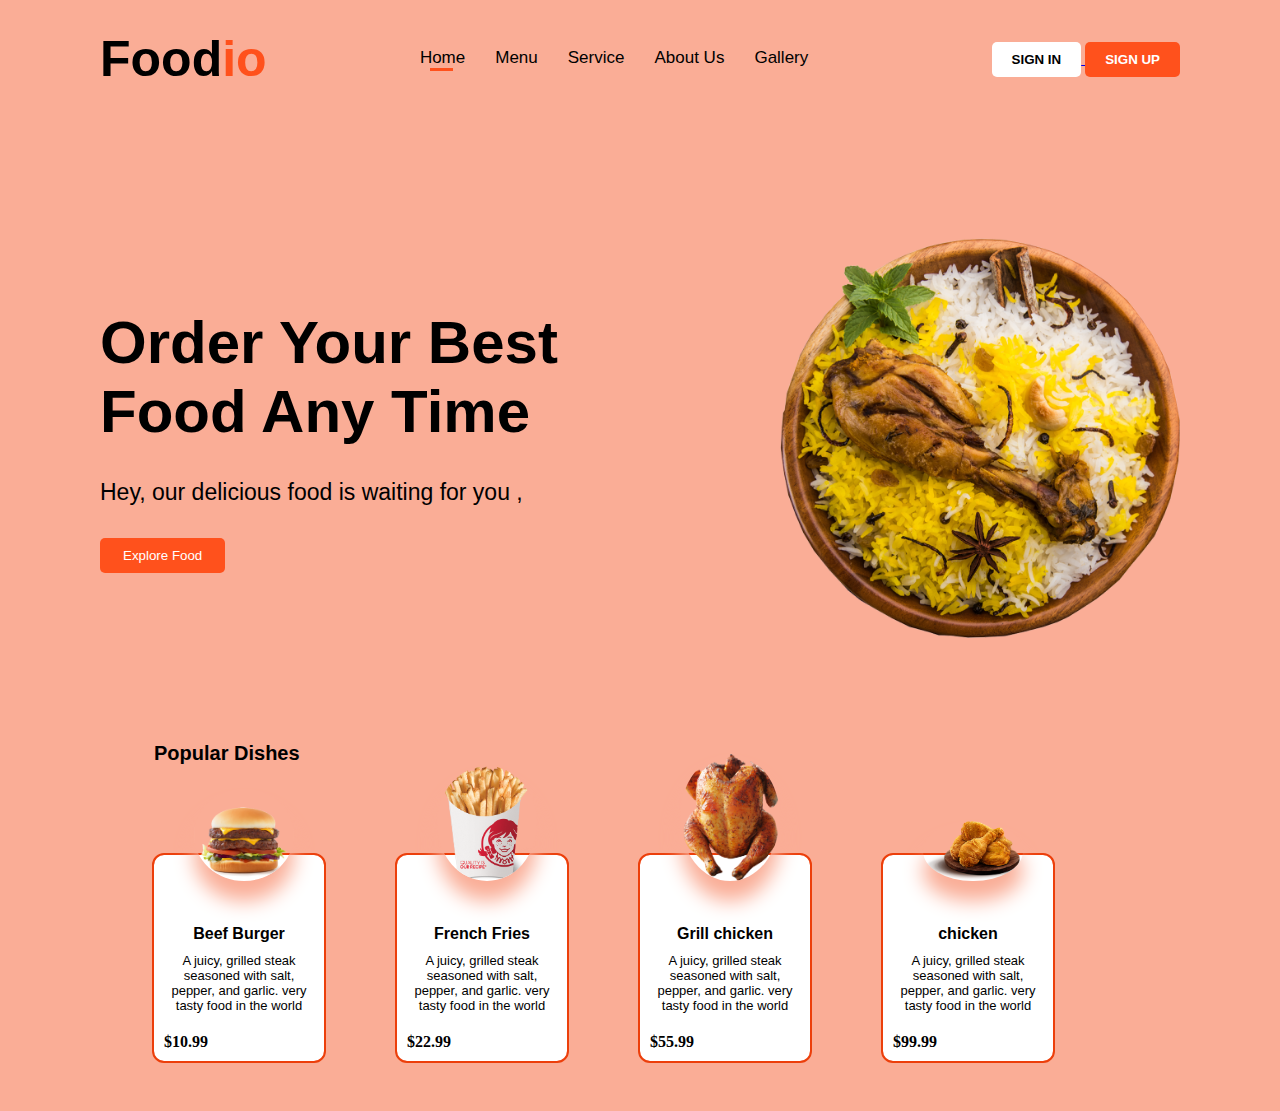
<file: index.html>
<!DOCTYPE html>
<html lang="en">
<head>
    <meta charset="UTF-8">
    <meta http-equiv="X-UA-Compatible" content="IE=edge">
    <link rel="stylesheet" href="style.css">
    <link rel="shortcut icon" href="assest/images/food plate2.png" type="image/x-icon">
    <meta name="viewport" content="width=device-width, initial-scale=1.0">
    <title>Foodio</title>
</head>
<body>
    <section class="menu">
        <div class="nav">
            <div class="logo"><h1>Food<b>io</b></h1></div>
            <ul>
                <li><a class="active" href="#">Home</a></li>
                <li><a href="#menu">Menu</a></li>
                <li><a href="#">Service</a></li>
                <li><a href="#">About Us</a></li>
                <li><a href="#">Gallery</a></li>
            </ul>
            <div>
                <a href="./signin.html" target="_blank">
            <input type="button" class="signin" value="sign in" name="signin">
        </a>
            <input type="button" class="signup" value="sign up" name="signup">
        </div>
        </div>
    </section>   
    <section class="grid">
        <div class="content">
            <div class="content-left">
                <div class="info">
                    <h2>Order Your Best<br>Food Any Time</h2>
                    <p>Hey, our delicious food is waiting for you ,</p>
                </div>
                <a href="#menu"><button >Explore Food</button></a>
            </div>
            <div class="content-right">
                 <img src="assest/images/food plate2.png" alt="">
            </div>
        </div>
    </section> 
    <section class="category" id="menu">
        <div class="list-items">
            <h3>Popular Dishes</h3>
            <div class="card-list">
                <div class="card">
                    <img src="assest/images/burger.png" alt="">
                    <div class="food-title">
                        <h1>Beef Burger</h1>
                    </div>
                    <div class="desc-food">
                        <p>A juicy, grilled steak seasoned with salt, pepper, and garlic. very tasty food in the world</p>
                    <div class="price">
                        <span>$10.99</span>
                    </div>
                </div>
            </div>
            <div class="card">
                <img src="assest/images/french.png" alt="">
                <div class="food-title">
                    <h1>French Fries</h1>
                </div>
                <div class="desc-food">
                    <p>A juicy, grilled steak seasoned with salt, pepper, and garlic. very tasty food in the world</p>
                <div class="price">
                    <span>$22.99</span>
                </div>
            </div>
        </div>
        <div class="card">
            <img src="assest/images/grill chicken.png" alt="">
            <div class="food-title">
                <h1>Grill chicken</h1>
            </div>
            <div class="desc-food">
                <p>A juicy, grilled steak seasoned with salt, pepper, and garlic. very tasty food in the world</p>
            <div class="price">
                <span>$55.99</span>
            </div>
        </div>
    </div>
    <div class="card">
        <img src="assest/images/chicken.png" alt="">
        <div class="food-title">
            <h1>chicken</h1>
        </div>
        <div class="desc-food">
            <p>A juicy, grilled steak seasoned with salt, pepper, and garlic. very tasty food in the world</p>
        <div class="price">
            <span>$99.99</span>
        </div>
    </div>
</div>
</div>
</section>
</body>
</html>
</file>
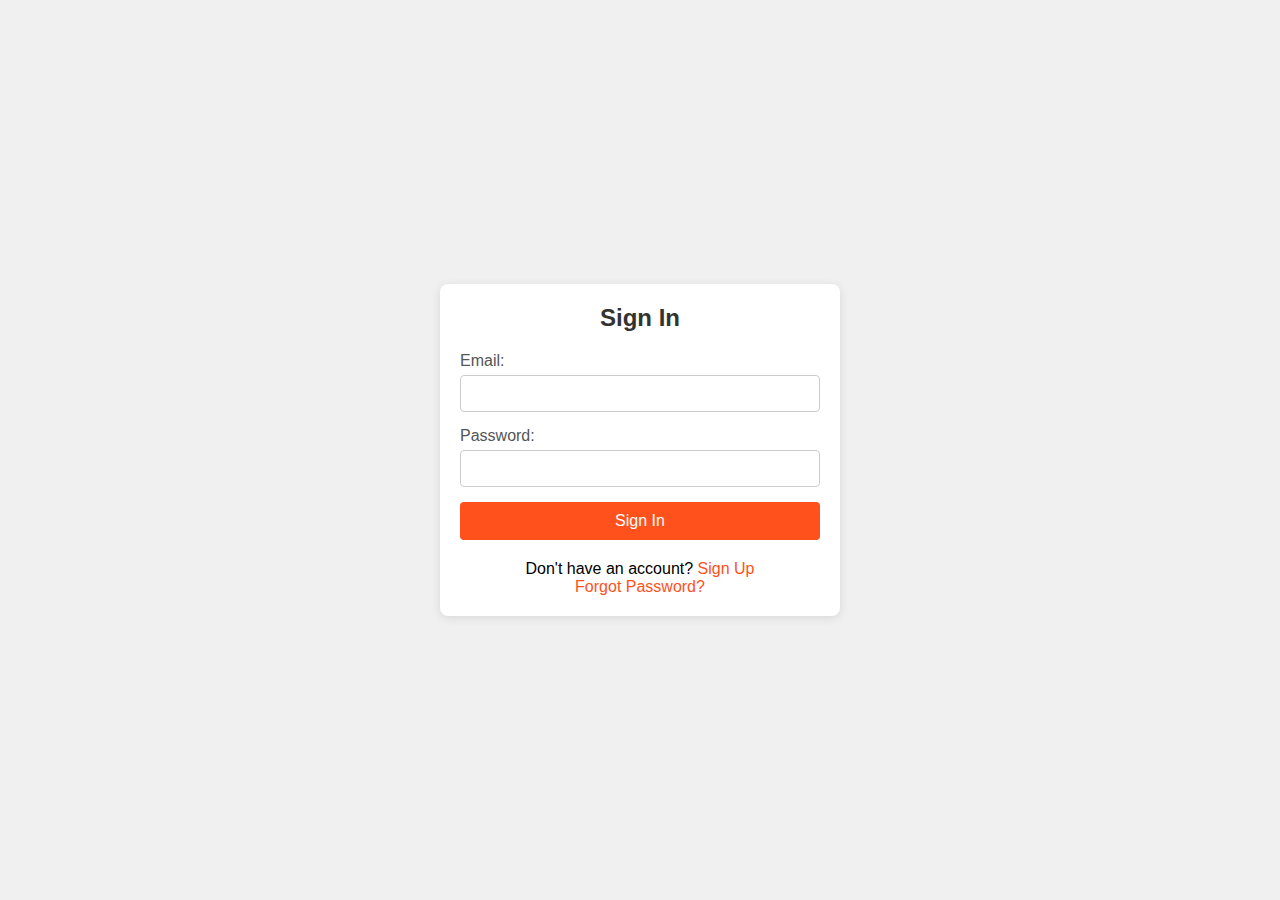
<file: signin.html>
<!DOCTYPE html>
<html lang="en">
<head>
    <meta charset="UTF-8">
    <meta name="viewport" content="width=device-width, initial-scale=1.0">
    <title>Sign In</title>
    <link rel="shortcut icon" href="assest/images/food plate2.png" type="image/x-icon">
    <link rel="stylesheet" href="signin.css">
</head>
<body>
    <div class="container">
        <div class="form-container">
            <h2>Sign In</h2>
            <form action="#" method="post">
                <div class="input-group">
                    <label for="email">Email:</label>
                    <input type="email" id="email" name="email" required>
                </div>
                <div class="input-group">
                    <label for="password">Password:</label>
                    <input type="password" id="password" name="password" required>
                </div>
                <button type="submit">Sign In</button>
                <div class="options">
                    <p>Don't have an account? <a href="#">Sign Up</a></p>
                    <p><a href="#">Forgot Password?</a></p>
                </div>
            </form>
        </div>
    </div>
</body>
</html>
</file>
<file: style.css>
*,::after,::before{
    margin:0;
    padding: 0;
    box-sizing:border-box;

}
body{
    margin: 0 100px;
    background-color: #faad96;
}

/*======Menu=======*/


.nav{
    width: 100%;
    display: flex;
    justify-content: space-between;
    align-items: center;
    padding: 30px 0;
    /* text-transform: uppercase; */
}
.nav .logo h1{
    font-weight: 800;
    font-family: sans-serif;
    color: #000000;
    font-size: 50px;
}
.nav .logo b{
    color: #ff511c ;
}  
.nav ul{
    display: flex;
    list-style: none;
}

.nav ul li{
    margin-right: 30px;

}
.nav ul li a{
    text-decoration: none;
    color: #000000;
    font-weight: 500;
    font-family: sans-serif;
    font-size: 17px; 
}  
/*========Active ======*/

.nav ul .active::after{
    content: '';
    width: 50%;
    height: 3px;
    background-color: #ff511c;
    display: flex;
    position: relative;
    margin-left: 10px;
      
}
/*=====input======*/
input{
    padding: 10px 20px;
    cursor: pointer;
    font-weight: 600;
}
.signin{
    background-color: #ffffff;
    outline: none;
    border: none;
    border-radius: 5px;
    text-transform: uppercase;
}

.signup{
    background-color: #ff511c;
    color: #ffffff;
    outline: none;
    border :none;
    border-radius: 5px;
    text-transform: uppercase;
}


/*=========Content=====*/

.content{
    display: grid;
    grid-template-columns: 4fr 1fr;
    gap: 30px;
    align-items: center;
    margin-top: 120px;
    justify-content: space-between;
    width: 100%;
}

/*====content===*/
/*====left-Side==*/

.content .content-left{
    display: block;
    width: 100%;

}
.content .content-left .info{
max-width: 100%;
display: flex;
flex-direction: column;
}

.content .content-left .info h2{
    font-size:60px;
    font-family: sans-serif;
    margin-bottom: 30px;
}

.content .content-left .info p{
    font-size: 23px;
    line-height: 2pc;
    margin-bottom: 30px;
    font-family: sans-serif;
}

/* content==Button== */

.content .content-left button{
    padding: 10px 23px;
    background-color: #ff511c;
    color: #ffffff;
    border-radius: 5px;
    border: none;
    cursor: pointer;
}


/* content=== image====*/

.content .content-right{
    display: block;
    width: 100%;
}

.content .content-right img{
    width: 400px;
    height: auto;
    position: relative;
    
    user-select: none;
    animation: rotate 10s linear infinite;
}

/* #content Animation*/

@keyframes rotate {
    0%{
        transform: rotate(0deg);
    }
    100%{
        transform: rotate(360deg);
    }    
}

/* ====CARDS====*/

.category{
    width: 100%;
    display: flex;
    margin-bottom: 50px;
    justify-content: center;
}

.category .list-items{
    width: 90%;
    position:relative;
    margin-top: 100px;
}
.category .list-items h3{
    font-size: 20PX;
    font-weight: 600;
    font-family: sans-serif;
    margin-bottom: 90px;    
}

.category .list-items .card-list {
    display: grid;
    grid-template-columns: repeat(4, 1fr);
}

.category .card-list .card {
    width: 170px;
    height: auto;
    display: block;
    padding: 10px;
    border-radius: 10px;
    position: relative;
    background: #ffffff;
    outline: 2px solid #ec3f0b;
}

.category .card-list .card img {
    width: 100px;
    height: auto;
    bottom: 180px;
    left: 40px;
    object-fit: cover;
    object-position: center;
    background-repeat: no-repeat;
    position: absolute;
    box-shadow: 0 20px 20px #faad96;
    border-radius: 50%;
}
.category .card-list .card .food-title{
    padding: 60px 0 10px ;
}
.category .card-list .card .food-title h1{
    text-align: center;
    font-weight: bold;
    font-size: 16px;
    font-family: sans-serif;
}
.category .card .desc-food p{
    font-size: 13px;
    text-align: center;
    font-weight: 500;
    margin-bottom: 20px;
    font-family: sans-serif;
}

.category .card .price{
    display: flex;
    align-items: center;
    font-weight: bold;
    justify-content: space-between;
}

/* =====Sign in page======*/
</file>
<file: signin.css>
/* Reset some basic styles */
* {
    margin: 0;
    padding: 0;
    box-sizing: border-box;
}

body {
    font-family: Arial, sans-serif;
    background-color: #f0f0f0;
    display: flex;
    justify-content: center;
    align-items: center;
    height: 100vh;
}

.container {
    width: 100%;
    max-width: 400px;
    padding: 20px;
    background-color: #fff;
    box-shadow: 0 2px 10px rgba(0, 0, 0, 0.1);
    border-radius: 8px;
}

.form-container {
    width: 100%;
}

.form-container h2 {
    text-align: center;
    margin-bottom: 20px;
    color: #333;
}

.input-group {
    margin-bottom: 15px;
}

.input-group label {
    display: block;
    margin-bottom: 5px;
    color: #555;
}

.input-group input {
    width: 100%;
    padding: 10px;
    border: 1px solid #ccc;
    border-radius: 4px;
}

button {
    width: 100%;
    padding: 10px;
    background-color: #ff511c;
    border: none;
    border-radius: 4px;
    color: #fff;
    font-size: 16px;
    cursor: pointer;
}

button:hover {
    background-color: #e04b1a;
}

.options {
    text-align: center;
    margin-top: 20px;
}

.options a {
    color: #ff511c;
    text-decoration: none;
}

.options a:hover {
    text-decoration: underline;
}
</file>
